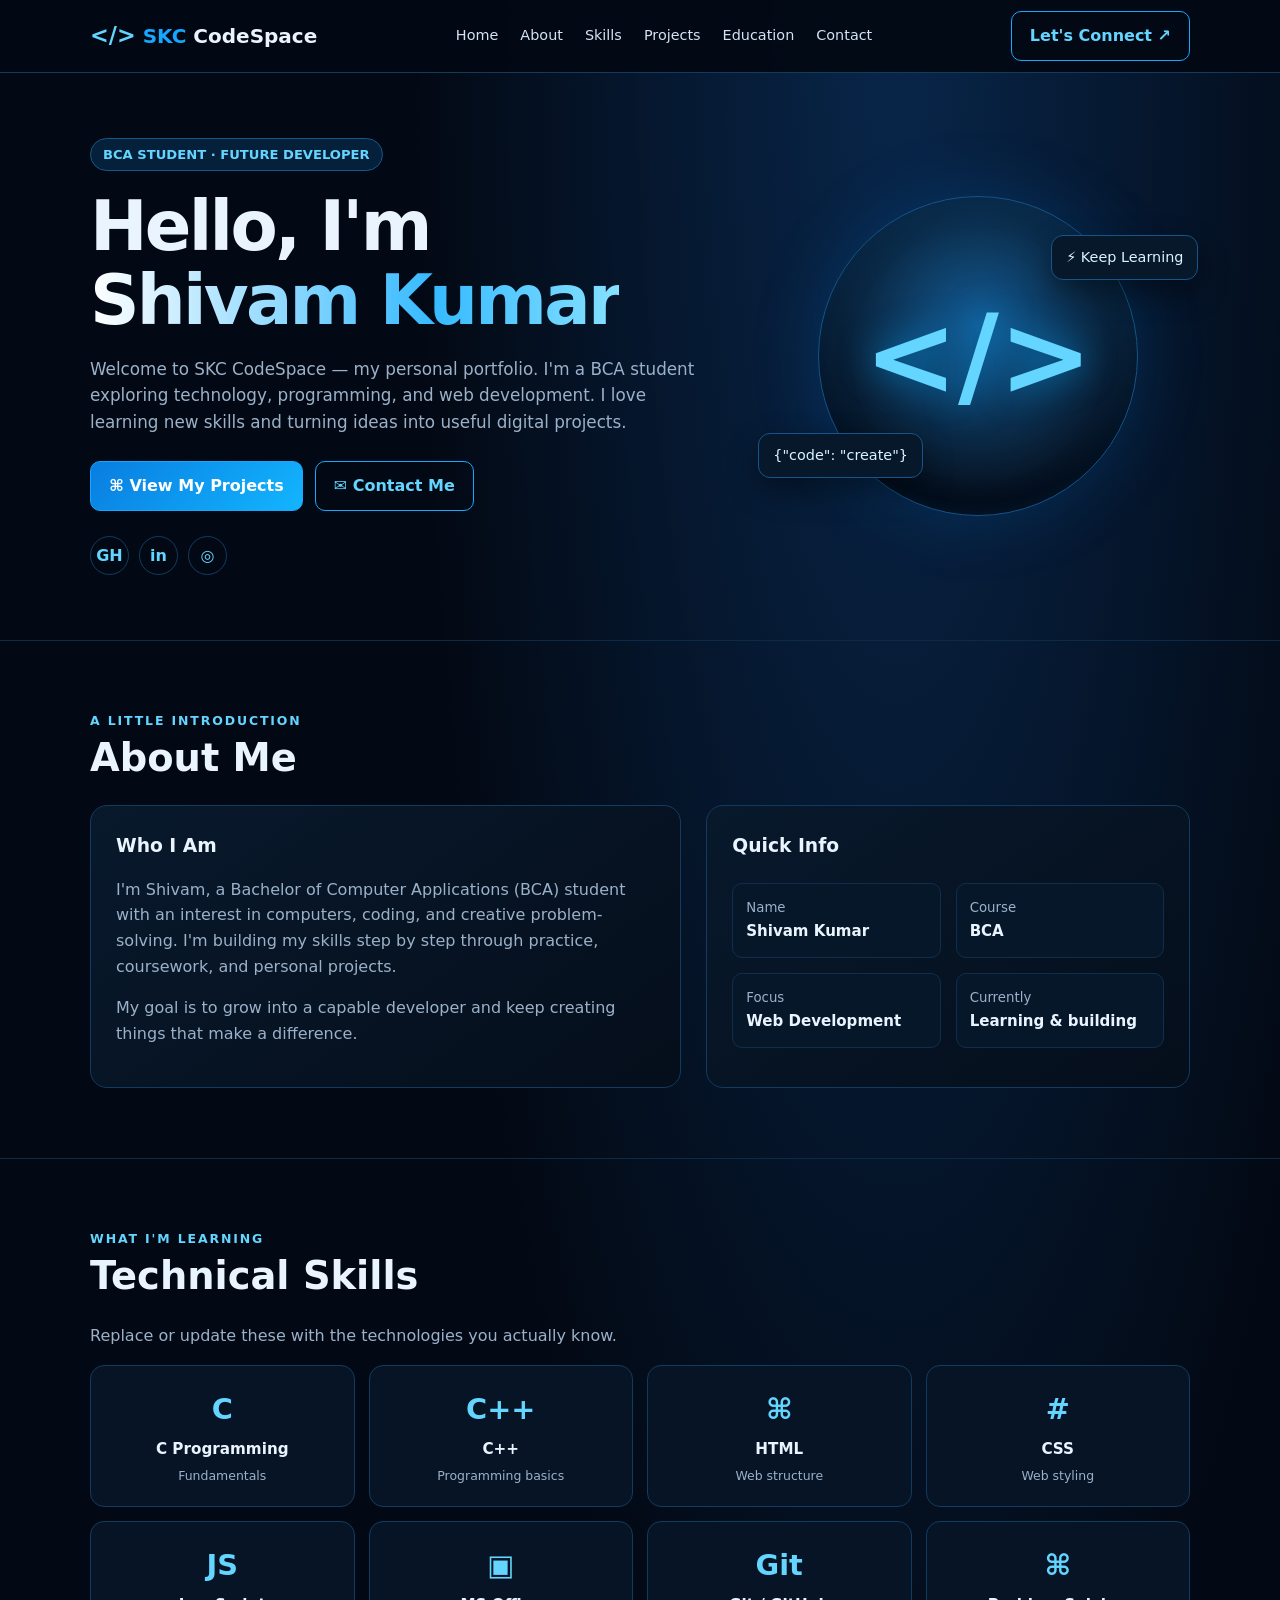
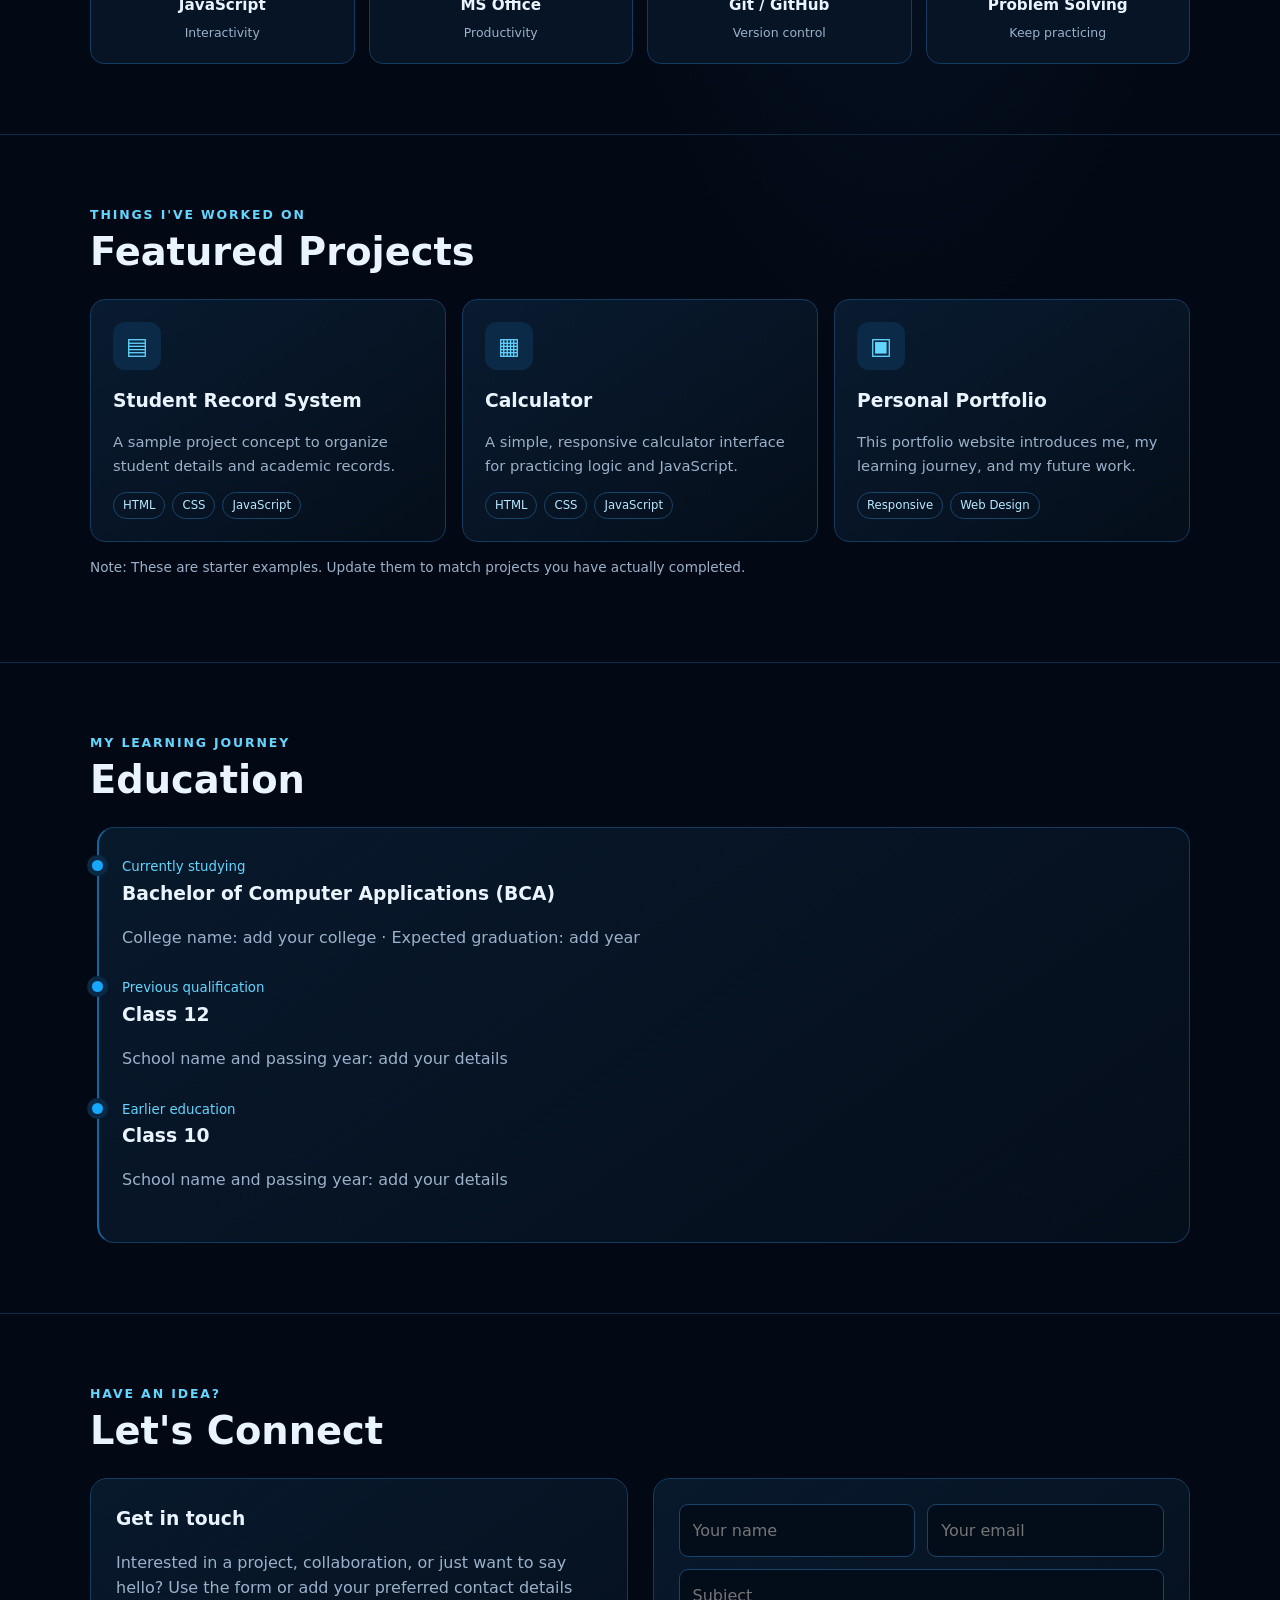
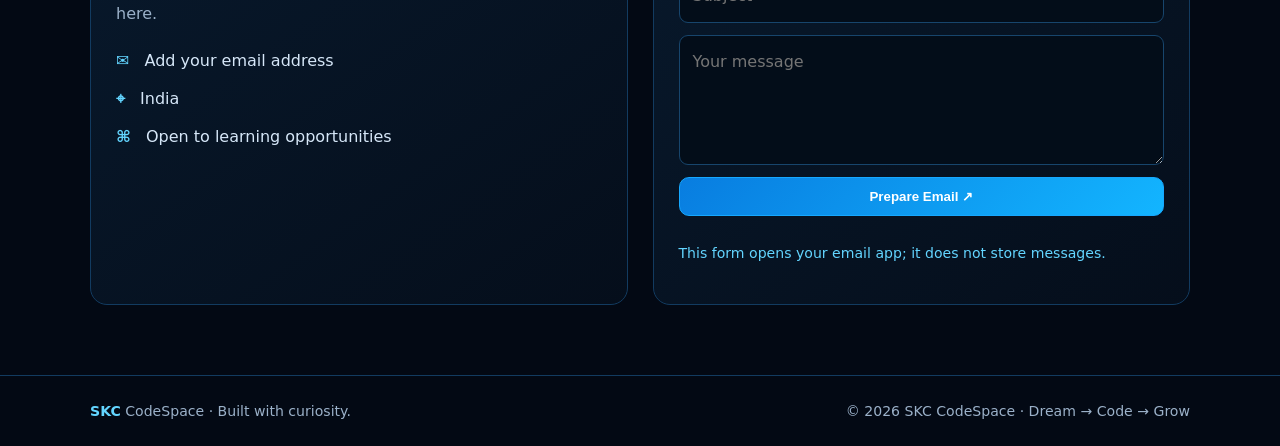
<file: skc_codespace_portfolio.html>
<!DOCTYPE html>
<html lang="en">
<head>
<meta charset="UTF-8">
<meta name="viewport" content="width=device-width, initial-scale=1.0">
<meta name="description" content="SKC CodeSpace — BCA student portfolio">
<title>SKC CodeSpace | Student Portfolio</title>
<style>
:root{--bg:#030914;--panel:#071426;--panel2:#091a30;--blue:#16a8ff;--cyan:#63d5ff;--text:#eaf4ff;--muted:#9bb1c9;--line:#123b60}
*{box-sizing:border-box}html{scroll-behavior:smooth;scroll-padding-top:82px}body{margin:0;background:radial-gradient(ellipse at 70% 0%,#08264a 0%,transparent 38%),var(--bg);color:var(--text);font-family:Inter,system-ui,-apple-system,Segoe UI,Roboto,Arial,sans-serif;line-height:1.6}a{color:inherit;text-decoration:none}.wrap{width:min(1100px,92%);margin:auto}
header{position:sticky;top:0;z-index:10;background:#030914eF;border-bottom:1px solid var(--line);backdrop-filter:blur(14px)}.nav{height:72px;display:flex;align-items:center;justify-content:space-between;gap:20px}.brand{font-weight:800;font-size:1.25rem;white-space:nowrap}.brand b{color:var(--blue)}.brand .mark{color:var(--cyan);font-size:1.4rem;margin-right:7px}.links{display:flex;gap:22px;align-items:center}.links a{font-size:.9rem;color:#d4e3f5}.links a:hover{color:var(--cyan)}.menu{display:none;background:transparent;color:var(--text);border:1px solid var(--line);border-radius:8px;padding:8px 11px;font-size:1.1rem}
.btn{display:inline-flex;align-items:center;justify-content:center;gap:8px;padding:11px 18px;border-radius:10px;border:1px solid var(--blue);background:linear-gradient(135deg,#087de0,#13b5ff);color:white;font-weight:750;cursor:pointer;transition:.2s}.btn:hover{transform:translateY(-2px);filter:brightness(1.12)}.btn.ghost{background:transparent;color:var(--cyan)}
.hero{min-height:500px;display:grid;grid-template-columns:1.2fr .8fr;align-items:center;gap:42px;padding:65px 0}.eyebrow{display:inline-block;border:1px solid #145a88;color:var(--cyan);background:#05203a;border-radius:100px;padding:5px 12px;font-size:.82rem;font-weight:700}.hero h1{font-size:clamp(2.5rem,5.5vw,4.3rem);line-height:1.08;letter-spacing:-.04em;margin:18px 0}.gradient{background:linear-gradient(90deg,#fff,#36baff 65%,#86e1ff);-webkit-background-clip:text;background-clip:text;color:transparent}.hero p{max-width:620px;color:var(--muted);font-size:1.05rem}.actions{display:flex;gap:12px;flex-wrap:wrap;margin-top:25px}.social{display:flex;gap:10px;margin-top:25px}.social a{width:39px;height:39px;border:1px solid var(--line);border-radius:50%;display:grid;place-items:center;color:var(--cyan);font-weight:800}.social a:hover{background:#0b2c4a}.hero-art{min-height:320px;position:relative;display:grid;place-items:center}.orb{width:min(320px,80vw);aspect-ratio:1;border-radius:50%;background:radial-gradient(circle at 50% 40%,#135b94,#07182b 62%,#030914 72%);border:1px solid #14558a;box-shadow:0 0 70px #007de533,inset 0 0 35px #008bff22;display:grid;place-items:center;position:relative}.code-icon{font-size:clamp(4rem,10vw,7rem);font-weight:900;color:var(--cyan);text-shadow:0 0 35px #00aaff88}.float{position:absolute;background:#07182b;border:1px solid #15558b;border-radius:12px;padding:10px 14px;color:#d9f4ff;box-shadow:0 12px 30px #0006;font-size:.9rem}.float.one{top:12%;right:-2%}.float.two{bottom:12%;left:-2%}
section{padding:70px 0;border-top:1px solid #0d2b46}.section-label{color:var(--cyan);font-size:.78rem;font-weight:800;letter-spacing:.15em;text-transform:uppercase}.section-title{font-size:clamp(1.8rem,3vw,2.5rem);margin:4px 0 24px;line-height:1.2}.muted{color:var(--muted)}.about-grid{display:grid;grid-template-columns:1.1fr .9fr;gap:25px}.card{background:linear-gradient(145deg,#08192c,#050e1b);border:1px solid var(--line);border-radius:17px;padding:25px}.card h3{margin:0 0 12px}.info{display:grid;grid-template-columns:1fr 1fr;gap:15px;margin-top:22px}.info div{background:#07172a;border:1px solid #102e4c;border-radius:10px;padding:13px}.info small{display:block;color:var(--muted)}.info strong{font-size:.94rem;overflow-wrap:anywhere}.skills{display:grid;grid-template-columns:repeat(4,1fr);gap:14px}.skill{padding:20px 12px;text-align:center;border:1px solid var(--line);border-radius:14px;background:var(--panel);transition:.2s}.skill:hover,.project:hover{transform:translateY(-4px);border-color:var(--blue)}.skill .symbol{font-size:1.8rem;color:var(--cyan);font-weight:900}.skill h3{font-size:.95rem;margin:5px 0}.skill p{font-size:.78rem;color:var(--muted);margin:0}.projects{display:grid;grid-template-columns:repeat(3,1fr);gap:16px}.project{background:linear-gradient(145deg,#091b30,#050e1a);border:1px solid var(--line);border-radius:15px;padding:22px;transition:.2s}.project .p-icon{width:48px;height:48px;border-radius:12px;background:#0b2a48;color:var(--cyan);display:grid;place-items:center;font-size:1.45rem;margin-bottom:16px}.project h3{margin:0 0 8px}.project p{color:var(--muted);font-size:.92rem}.tags{display:flex;flex-wrap:wrap;gap:7px}.tags span{font-size:.73rem;border:1px solid #17456c;border-radius:50px;padding:3px 9px;color:#b8e9ff}.timeline{border-left:2px solid #1266a1;margin-left:7px;padding-left:23px}.entry{position:relative;margin-bottom:24px}.entry:before{content:"";position:absolute;width:11px;height:11px;border-radius:50%;background:var(--blue);left:-30px;top:7px;box-shadow:0 0 0 5px #0a2945}.entry small{color:var(--cyan)}.contact-grid{display:grid;grid-template-columns:1fr 1fr;gap:25px}.contact-list{display:grid;gap:12px;margin-top:22px}.contact-list a,.contact-list div{color:#d6e7f8}.contact-list b{color:var(--cyan);margin-right:10px}.form{display:grid;gap:12px}.form-row{display:grid;grid-template-columns:1fr 1fr;gap:12px}input,textarea{width:100%;background:#030d19;color:var(--text);border:1px solid #17456c;border-radius:9px;padding:13px;font:inherit;outline:none}input:focus,textarea:focus{border-color:var(--blue);box-shadow:0 0 0 3px #008dff20}textarea{min-height:130px;resize:vertical}.notice{color:var(--cyan);font-size:.88rem;min-height:22px}footer{border-top:1px solid var(--line);padding:24px 0;color:var(--muted);font-size:.88rem}.foot{display:flex;justify-content:space-between;gap:12px;flex-wrap:wrap}
@media(max-width:800px){.links{display:none;position:absolute;top:72px;left:0;right:0;padding:20px 5%;background:#030914;border-bottom:1px solid var(--line);flex-direction:column;align-items:flex-start}.links.open{display:flex}.menu{display:block}.nav .btn{display:none}.hero{grid-template-columns:1fr;padding:55px 0 45px;gap:15px}.hero-art{min-height:280px}.about-grid,.contact-grid{grid-template-columns:1fr}.skills{grid-template-columns:repeat(2,1fr)}.projects{grid-template-columns:1fr 1fr}}
@media(max-width:520px){.projects{grid-template-columns:1fr}.info{grid-template-columns:1fr}.form-row{grid-template-columns:1fr}.hero h1{font-size:2.7rem}.card{padding:20px}section{padding:55px 0}}
</style>
</head>
<body>
<header><div class="wrap nav">
  <a class="brand" href="#home"><span class="mark">&lt;/&gt;</span><b>SKC</b> CodeSpace</a>
  <nav class="links" id="navLinks"><a href="#home">Home</a><a href="#about">About</a><a href="#skills">Skills</a><a href="#projects">Projects</a><a href="#education">Education</a><a href="#contact">Contact</a></nav>
  <a class="btn ghost" href="#contact">Let's Connect ↗</a>
  <button class="menu" id="menuBtn" aria-label="Toggle menu" aria-expanded="false">☰</button>
</div></header>
<main>
<section class="wrap hero" id="home" style="border-top:0">
  <div><span class="eyebrow">BCA STUDENT · FUTURE DEVELOPER</span>
    <h1>Hello, I'm<br><span class="gradient">Shivam Kumar</span></h1>
    <p>Welcome to SKC CodeSpace — my personal portfolio. I'm a BCA student exploring technology, programming, and web development. I love learning new skills and turning ideas into useful digital projects.</p>
    <div class="actions"><a class="btn" href="#projects">⌘ View My Projects</a><a class="btn ghost" href="#contact">✉ Contact Me</a></div>
    <div class="social"><a href="#contact" aria-label="GitHub">GH</a><a href="#contact" aria-label="LinkedIn">in</a><a href="#contact" aria-label="Instagram">◎</a></div>
  </div>
  <div class="hero-art"><div class="orb"><div class="code-icon">&lt;/&gt;</div></div><div class="float one">⚡ Keep Learning</div><div class="float two">{"code": "create"}</div></div>
</section>
<section id="about"><div class="wrap"><div class="section-label">A little introduction</div><h2 class="section-title">About Me</h2>
  <div class="about-grid"><div class="card"><h3>Who I Am</h3><p class="muted">I'm Shivam, a Bachelor of Computer Applications (BCA) student with an interest in computers, coding, and creative problem-solving. I'm building my skills step by step through practice, coursework, and personal projects.</p><p class="muted">My goal is to grow into a capable developer and keep creating things that make a difference.</p></div>
  <div class="card"><h3>Quick Info</h3><div class="info"><div><small>Name</small><strong>Shivam Kumar</strong></div><div><small>Course</small><strong>BCA</strong></div><div><small>Focus</small><strong>Web Development</strong></div><div><small>Currently</small><strong>Learning & building</strong></div></div></div></div>
</div></section>
<section id="skills"><div class="wrap"><div class="section-label">What I'm learning</div><h2 class="section-title">Technical Skills</h2><p class="muted">Replace or update these with the technologies you actually know.</p>
<div class="skills">
<div class="skill"><div class="symbol">C</div><h3>C Programming</h3><p>Fundamentals</p></div>
<div class="skill"><div class="symbol">C++</div><h3>C++</h3><p>Programming basics</p></div>
<div class="skill"><div class="symbol">⌘</div><h3>HTML</h3><p>Web structure</p></div>
<div class="skill"><div class="symbol">#</div><h3>CSS</h3><p>Web styling</p></div>
<div class="skill"><div class="symbol">JS</div><h3>JavaScript</h3><p>Interactivity</p></div>
<div class="skill"><div class="symbol">▣</div><h3>MS Office</h3><p>Productivity</p></div>
<div class="skill"><div class="symbol">Git</div><h3>Git / GitHub</h3><p>Version control</p></div>
<div class="skill"><div class="symbol">⌘</div><h3>Problem Solving</h3><p>Keep practicing</p></div>
</div></div></section>
<section id="projects"><div class="wrap"><div class="section-label">Things I've worked on</div><h2 class="section-title">Featured Projects</h2><div class="projects">
<article class="project"><div class="p-icon">▤</div><h3>Student Record System</h3><p>A sample project concept to organize student details and academic records.</p><div class="tags"><span>HTML</span><span>CSS</span><span>JavaScript</span></div></article>
<article class="project"><div class="p-icon">▦</div><h3>Calculator</h3><p>A simple, responsive calculator interface for practicing logic and JavaScript.</p><div class="tags"><span>HTML</span><span>CSS</span><span>JavaScript</span></div></article>
<article class="project"><div class="p-icon">▣</div><h3>Personal Portfolio</h3><p>This portfolio website introduces me, my learning journey, and my future work.</p><div class="tags"><span>Responsive</span><span>Web Design</span></div></article>
</div><p class="muted" style="font-size:.85rem;margin-top:15px">Note: These are starter examples. Update them to match projects you have actually completed.</p></div></section>
<section id="education"><div class="wrap"><div class="section-label">My learning journey</div><h2 class="section-title">Education</h2><div class="card timeline">
<div class="entry"><small>Currently studying</small><h3>Bachelor of Computer Applications (BCA)</h3><p class="muted">College name: add your college · Expected graduation: add year</p></div>
<div class="entry"><small>Previous qualification</small><h3>Class 12</h3><p class="muted">School name and passing year: add your details</p></div>
<div class="entry"><small>Earlier education</small><h3>Class 10</h3><p class="muted">School name and passing year: add your details</p></div>
</div></div></section>
<section id="contact"><div class="wrap"><div class="section-label">Have an idea?</div><h2 class="section-title">Let's Connect</h2><div class="contact-grid">
<div class="card"><h3>Get in touch</h3><p class="muted">Interested in a project, collaboration, or just want to say hello? Use the form or add your preferred contact details here.</p><div class="contact-list"><div><b>✉</b> Add your email address</div><div><b>⌖</b> India</div><div><b>⌘</b> Open to learning opportunities</div></div></div>
<div class="card"><form class="form" id="contactForm"><div class="form-row"><input name="name" placeholder="Your name" aria-label="Your name" required><input name="email" type="email" placeholder="Your email" aria-label="Your email" required></div><input name="subject" placeholder="Subject" aria-label="Subject"><textarea name="message" placeholder="Your message" aria-label="Your message" required></textarea><button class="btn" type="submit">Prepare Email ↗</button><p class="notice" id="formNotice" aria-live="polite">This form opens your email app; it does not store messages.</p></form></div>
</div></div></section>
</main>
<footer><div class="wrap foot"><span><strong style="color:var(--cyan)">SKC</strong> CodeSpace · Built with curiosity.</span><span>© <span id="year"></span> SKC CodeSpace · Dream → Code → Grow</span></div></footer>
<script>
const menuBtn=document.getElementById('menuBtn'),navLinks=document.getElementById('navLinks');
menuBtn.addEventListener('click',()=>{const open=navLinks.classList.toggle('open');menuBtn.setAttribute('aria-expanded',String(open));});
navLinks.querySelectorAll('a').forEach(a=>a.addEventListener('click',()=>{navLinks.classList.remove('open');menuBtn.setAttribute('aria-expanded','false');}));
document.getElementById('year').textContent=new Date().getFullYear();
document.getElementById('contactForm').addEventListener('submit',e=>{e.preventDefault();const f=new FormData(e.currentTarget);const subject=encodeURIComponent(f.get('subject')||'Message from SKC CodeSpace portfolio');const body=encodeURIComponent(`Name: ${f.get('name')}\nEmail: ${f.get('email')}\n\n${f.get('message')}`);document.getElementById('formNotice').textContent='Opening your email app… Add your email address in the code to receive messages.';window.location.href=`mailto:YOUR_EMAIL@example.com?subject=${subject}&body=${body}`;});
</script>
</body>
</html>
</file>
